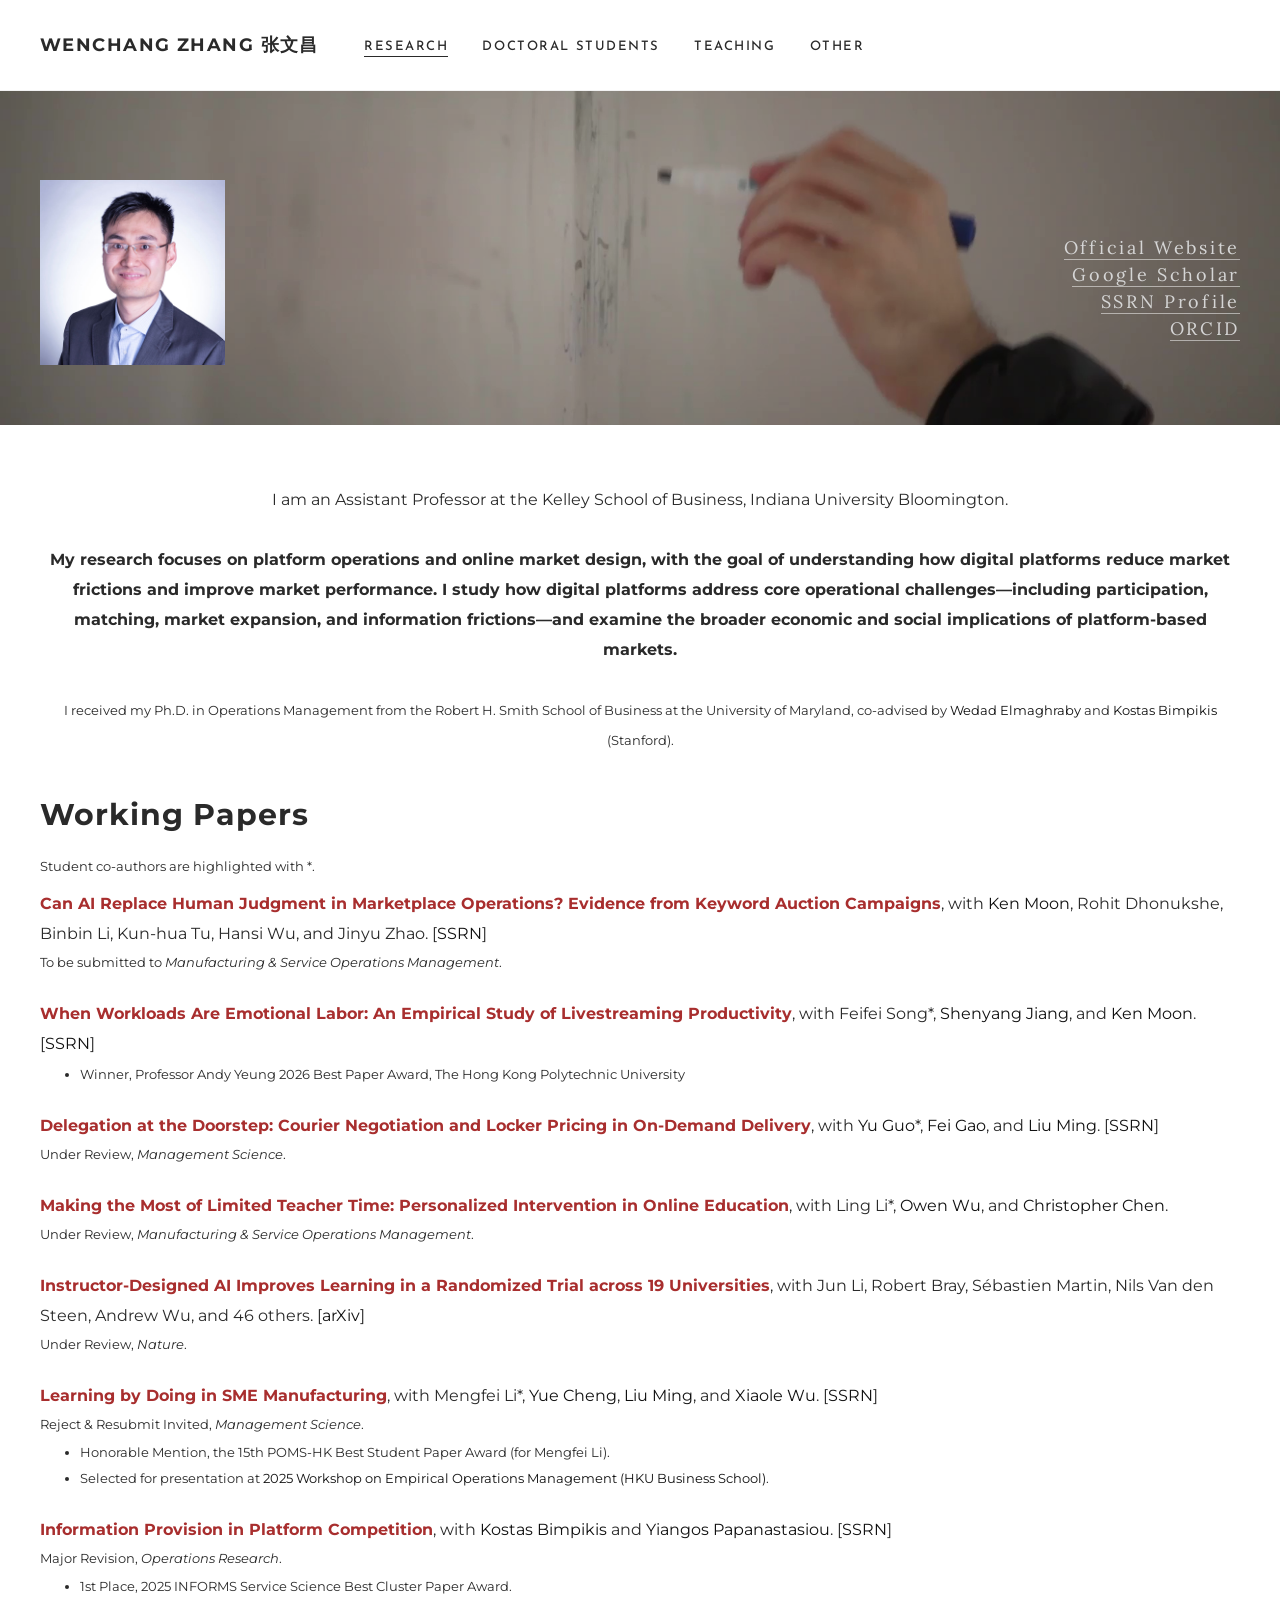
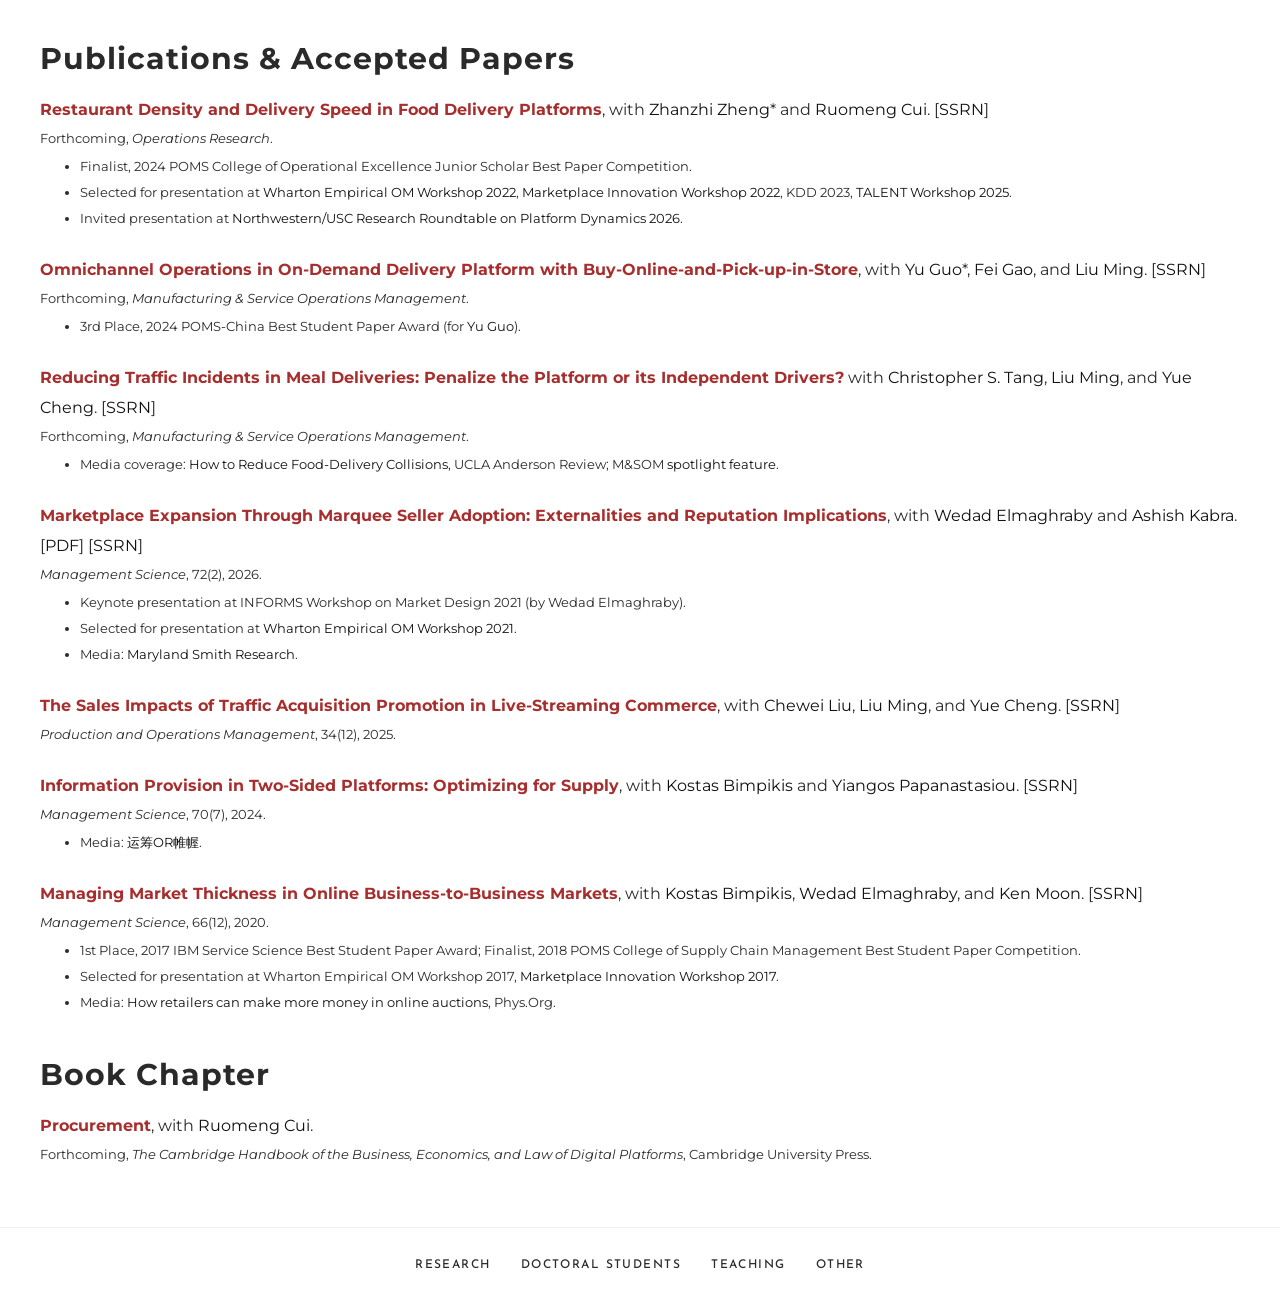
<file: index.html>
<!DOCTYPE html>
<html lang="en">
<head>
<meta charset="utf-8">
<meta name="viewport" content="width=device-width, initial-scale=1.0">
<title>Wenchang Zhang | Kelley School of Business, Indiana University</title>
<meta name="description" content="Assistant Professor at Indiana University’s Kelley School of Business. Research on platform operations, online market design, and digital marketplaces.">
<meta name="keywords" content="Wenchang Zhang, Kelley School of Business, Indiana University, platform operations, online market design, operations management">
<link rel="canonical" href="https://www.wenchangzhang.com/">

<meta property="og:type" content="website">
<meta property="og:site_name" content="Wenchang Zhang 张文昌">
<meta property="og:title" content="Wenchang Zhang — Kelley School of Business, Indiana University">
<meta property="og:description" content="Assistant Professor at Indiana University’s Kelley School of Business. Research on platform operations, online market design, and digital marketplaces.">
<meta property="og:url" content="https://www.wenchangzhang.com/">
<meta property="og:image" content="https://www.wenchangzhang.com/assets/headshot.jpg">
<meta name="twitter:card" content="summary">
<meta name="twitter:title" content="Wenchang Zhang — Kelley School of Business, Indiana University">
<meta name="twitter:description" content="Assistant Professor at Indiana University’s Kelley School of Business. Research on platform operations, online market design, and digital marketplaces.">
<meta name="twitter:image" content="https://www.wenchangzhang.com/assets/headshot.jpg">

<link rel="preconnect" href="https://fonts.googleapis.com">
<link rel="preconnect" href="https://fonts.gstatic.com" crossorigin>
<link rel="stylesheet" href="https://fonts.googleapis.com/css2?family=Josefin+Sans:wght@400;500;700&family=Lora:wght@400;500&family=Montserrat:wght@400;500;700&display=swap">
<link rel="stylesheet" href="assets/style.css?v=7a0debba">
<script type="application/ld+json">
{
  "@context": "https://schema.org",
  "@type": "Person",
  "name": "Wenchang Zhang",
  "alternateName": "张文昌",
  "url": "https://www.wenchangzhang.com/",
  "image": "https://www.wenchangzhang.com/assets/headshot.jpg",
  "jobTitle": "Assistant Professor of Operations and Decision Technologies",
  "affiliation": {
    "@type": "CollegeOrUniversity",
    "name": "Kelley School of Business, Indiana University",
    "url": "https://kelley.iu.edu/"
  },
  "alumniOf": [
    { "@type": "CollegeOrUniversity", "name": "University of Maryland, Robert H. Smith School of Business" },
    { "@type": "CollegeOrUniversity", "name": "University of California, Berkeley" },
    { "@type": "CollegeOrUniversity", "name": "Tsinghua University" }
  ],
  "knowsAbout": [
    "Platform operations", "Online market design", "Operations management",
    "Structural estimation", "Causal inference"
  ],
  "sameAs": [
    "https://scholar.google.com/citations?user=IVK3-cAAAAAJ",
    "https://orcid.org/0000-0002-1756-0747",
    "https://papers.ssrn.com/sol3/cf_dev/AbsByAuth.cfm?per_id=2790636",
    "https://kelley.iu.edu/faculty-research/faculty-directory/profile.html?id=WENCZHAN"
  ]
}
</script>
</head>
<body>

<header class="site-header">
  <div class="bar">
    <h1 class="logo"><a href="./">Wenchang Zhang 张文昌</a></h1>
    <nav aria-label="Main">
      <ul class="site-nav">
        <li><a href="./" aria-current="page">Research</a></li>
        <li><a href="students.html">Doctoral Students</a></li>
        <li><a href="teaching.html">Teaching</a></li>
        <li><a href="other.html">Other</a></li>
      </ul>
    </nav>
  </div>
</header>

<section class="hero" style="background-image:url('assets/hero-whiteboard.jpg')">
  <video autoplay loop muted playsinline poster="assets/hero-whiteboard.jpg" aria-hidden="true" tabindex="-1">
    <source src="assets/hero-whiteboard.mp4" type="video/mp4">
  </video>
  <div class="inner">
    <img src="assets/headshot.jpg" width="185" height="185" alt="Wenchang Zhang">
    <div class="profile-links">
      <a href="https://kelley.iu.edu/faculty-research/faculty-directory/profile.html?id=WENCZHAN">Official Website</a><br>
      <a href="https://scholar.google.com/citations?user=IVK3-cAAAAAJ">Google Scholar</a><br>
      <a href="https://papers.ssrn.com/sol3/cf_dev/AbsByAuth.cfm?per_id=2790636">SSRN Profile</a><br>
      <a href="https://orcid.org/0000-0002-1756-0747">ORCID</a>
    </div>
  </div>
</section>

<main class="content">
<div class="bio">
<p>I am an Assistant Professor at the Kelley School of Business, Indiana University Bloomington.</p>
<p><strong>My research focuses on platform operations and online market design, with the goal of understanding how digital platforms reduce market frictions and improve market performance. I study how digital platforms address core operational challenges—including participation, matching, market expansion, and information frictions—and examine the broader economic and social implications of platform-based markets.</strong></p>
<p>I received my Ph.D. in Operations Management from the Robert H. Smith School of Business at the University of Maryland, co-advised by <a href="https://www.rhsmith.umd.edu/directory/wedad-j-elmaghraby">Wedad Elmaghraby</a> and <a href="http://stanford.edu/~kostasb/">Kostas Bimpikis</a> (Stanford).</p>
</div>
<h2 id="working-papers">Working Papers</h2>
<div class="note">
<p>Student co-authors are highlighted with *.</p>
</div>
<div class="papers">
<ul>
<li><p><strong>Can AI Replace Human Judgment in Marketplace Operations? Evidence from Keyword Auction Campaigns</strong>, with <a href="https://business.cornell.edu/profiles/khm57/">Ken Moon</a>, Rohit Dhonukshe, Binbin Li, Kun-hua Tu, Hansi Wu, and Jinyu Zhao. [<a href="https://papers.ssrn.com/sol3/papers.cfm?abstract_id=6870063">SSRN</a>]</p>
<p>To be submitted to <em>Manufacturing &amp; Service Operations Management</em>.</p></li>
<li><p><strong>When Workloads Are Emotional Labor: An Empirical Study of Livestreaming Productivity</strong>, with Feifei Song*, <a href="https://www.polyu.edu.hk/lms/people/academic-staff/shenyang-jiang/">Shenyang Jiang</a>, and <a href="https://business.cornell.edu/profiles/khm57/">Ken Moon</a>. [<a href="https://papers.ssrn.com/sol3/papers.cfm?abstract_id=5198270">SSRN</a>]</p>
<ul>
<li>Winner, Professor Andy Yeung 2026 Best Paper Award, The Hong Kong Polytechnic University</li>
</ul></li>
<li><p><strong>Delegation at the Doorstep: Courier Negotiation and Locker Pricing in On-Demand Delivery</strong>, with <a href="https://joeyyuguo.github.io/">Yu Guo</a>*, <a href="https://sites.google.com/view/feigao/home">Fei Gao</a>, and <a href="https://myweb.cuhk.edu.cn/mingliu/Home/Index">Liu Ming</a>. [<a href="https://papers.ssrn.com/sol3/papers.cfm?abstract_id=7684620">SSRN</a>]</p>
<p>Under Review, <em>Management Science</em>.</p></li>
<li><p><strong>Making the Most of Limited Teacher Time: Personalized Intervention in Online Education</strong>, with Ling Li*, <a href="https://owenwu.pages.iu.edu/">Owen Wu</a>, and <a href="https://www.christopherjchen.com/">Christopher Chen</a>.</p>
<p>Under Review, <em>Manufacturing &amp; Service Operations Management</em>.</p></li>
<li><p><strong>Instructor-Designed AI Improves Learning in a Randomized Trial across 19 Universities</strong>, with Jun Li, Robert Bray, Sébastien Martin, Nils Van den Steen, Andrew Wu, and 46 others. [<a href="https://arxiv.org/abs/2611.19099">arXiv</a>]</p>
<p>Under Review, <em>Nature</em>.</p></li>
<li><p><strong>Learning by Doing in SME Manufacturing</strong>, with Mengfei Li*, <a href="https://en.em-lyon.com.cn/faculty/view/128">Yue Cheng</a>, <a href="https://myweb.cuhk.edu.cn/mingliu/Home/Index">Liu Ming</a>, and <a href="https://scholar.google.com/citations?user=tc1fwTEAAAAJ&amp;hl=en">Xiaole Wu</a>. [<a href="https://papers.ssrn.com/sol3/papers.cfm?abstract_id=5273302">SSRN</a>]</p>
<p>Reject &amp; Resubmit Invited, <em>Management Science</em>.</p>
<ul>
<li>Honorable Mention, the 15th POMS-HK Best Student Paper Award (for Mengfei Li).</li>
<li>Selected for presentation at <a href="https://www.hkubs.hku.hk/eventsite/AWEOM/">2025 Workshop on Empirical Operations Management (HKU Business School)</a>.</li>
</ul></li>
<li><p><strong>Information Provision in Platform Competition</strong>, with <a href="http://stanford.edu/~kostasb/">Kostas Bimpikis</a> and <a href="http://www.yiangos-papanastasiou.com/">Yiangos Papanastasiou</a>. [<a href="https://papers.ssrn.com/sol3/papers.cfm?abstract_id=5289417">SSRN</a>]</p>
<p>Major Revision, <em>Operations Research</em>.</p>
<ul>
<li>1st Place, 2025 INFORMS Service Science Best Cluster Paper Award.</li>
</ul></li>
</ul>
</div>
<h2 id="publications-accepted-papers">Publications &amp; Accepted Papers</h2>
<div class="papers">
<ul>
<li><p><strong>Restaurant Density and Delivery Speed in Food Delivery Platforms</strong>, with <a href="https://sites.google.com/view/zhanzhizheng/home">Zhanzhi Zheng</a>* and <a href="http://ruomengcui.com/">Ruomeng Cui</a>. [<a href="https://papers.ssrn.com/sol3/papers.cfm?abstract_id=4419279">SSRN</a>]</p>
<p>Forthcoming, <em>Operations Research</em>.</p>
<ul>
<li>Finalist, 2024 POMS College of Operational Excellence Junior Scholar Best Paper Competition.</li>
<li>Selected for presentation at <a href="https://www.dropbox.com/s/8o8asq0hb69v4n5/FINAL%20Workshop%20on%20Empirical%20Research%20in%20Operations%20Management%20%28Poster%20%28Portrait%29%29%20%288.5%20%C3%97%2011%20in%29%20%281%29.pdf?dl=0">Wharton Empirical OM Workshop 2022</a>, <a href="http://marketplaceinnovation.net/2022/index.html">Marketplace Innovation Workshop 2022</a>, KDD 2023, <a href="https://sites.gatech.edu/talent-2025/friday-may-30/">TALENT Workshop 2025</a>.</li>
<li>Invited presentation at <a href="https://www.dropbox.com/scl/fi/5ey740l1riwrxj7iiv9kn/platform_dynamics_2026_agenda.pdf?rlkey=rhd4g1sr3v8571lvft18p32os&amp;dl=0">Northwestern/USC Research Roundtable on Platform Dynamics 2026</a>.</li>
</ul></li>
<li><p><strong>Omnichannel Operations in On-Demand Delivery Platform with Buy-Online-and-Pick-up-in-Store</strong>, with <a href="https://joeyyuguo.github.io/">Yu Guo</a>*, <a href="https://sites.google.com/view/feigao/home">Fei Gao</a>, and <a href="https://myweb.cuhk.edu.cn/mingliu/Home/Index">Liu Ming</a>. [<a href="https://papers.ssrn.com/sol3/papers.cfm?abstract_id=4862038">SSRN</a>]</p>
<p>Forthcoming, <em>Manufacturing &amp; Service Operations Management</em>.</p>
<ul>
<li>3rd Place, 2024 POMS-China Best Student Paper Award (for <a href="https://joeyyuguo.github.io/">Yu Guo</a>).</li>
</ul></li>
<li><p><strong>Reducing Traffic Incidents in Meal Deliveries: Penalize the Platform or its Independent Drivers?</strong> with <a href="https://www.anderson.ucla.edu/faculty-and-research/decisions-operations-and-technology-management/faculty/tang">Christopher S. Tang</a>, <a href="https://myweb.cuhk.edu.cn/mingliu/Home/Index">Liu Ming</a>, and <a href="https://en.em-lyon.com.cn/faculty/view/128">Yue Cheng</a>. [<a href="https://papers.ssrn.com/sol3/papers.cfm?abstract_id=4231746">SSRN</a>]</p>
<p>Forthcoming, <em>Manufacturing &amp; Service Operations Management</em>.</p>
<ul>
<li>Media coverage: <a href="https://anderson-review.ucla.edu/how-to-reduce-food-delivery-collisions/">How to Reduce Food-Delivery Collisions</a>, UCLA Anderson Review; M&amp;SOM <a href="https://www.linkedin.com/pulse/reducing-traffic-incidents-meal-deliveries-f3xlc/">spotlight feature</a>.</li>
</ul></li>
<li><p><strong>Marketplace Expansion Through Marquee Seller Adoption: Externalities and Reputation Implications</strong>, with <a href="https://www.rhsmith.umd.edu/directory/wedad-j-elmaghraby">Wedad Elmaghraby</a> and <a href="https://sites.google.com/view/ashishkabra">Ashish Kabra</a>. [<a href="https://www.dropbox.com/scl/fi/i8sspmrgmztwrk2ou8yup/MarketExpansion_final-manuscript.pdf?rlkey=0mb2o7644myd3b9msk8ytqow4&amp;dl=0">PDF</a>] [<a href="https://papers.ssrn.com/sol3/papers.cfm?abstract_id=3925847">SSRN</a>]</p>
<p><em>Management Science</em>, 72(2), 2026.</p>
<ul>
<li>Keynote presentation at INFORMS Workshop on Market Design 2021 (by Wedad Elmaghraby).</li>
<li>Selected for presentation at <a href="https://www.dropbox.com/s/gpgtdzsgcf894w8/EMPOM%20Agenda%202021.pdf?dl=0">Wharton Empirical OM Workshop 2021</a>.</li>
<li>Media: <a href="https://www.rhsmith.umd.edu/research/online-marketplaces-beyond-number-buyers-and-sellers">Maryland Smith Research</a>.</li>
</ul></li>
<li><p><strong>The Sales Impacts of Traffic Acquisition Promotion in Live-Streaming Commerce</strong>, with <a href="https://sites.google.com/view/cwliu">Chewei Liu</a>, <a href="https://myweb.cuhk.edu.cn/mingliu/Home/Index">Liu Ming</a>, and <a href="https://en.em-lyon.com.cn/faculty/view/128">Yue Cheng</a>. [<a href="https://papers.ssrn.com/sol3/papers.cfm?abstract_id=4083469">SSRN</a>]</p>
<p><em>Production and Operations Management</em>, 34(12), 2025.</p></li>
<li><p><strong>Information Provision in Two-Sided Platforms: Optimizing for Supply</strong>, with <a href="http://stanford.edu/~kostasb/">Kostas Bimpikis</a> and <a href="http://www.yiangos-papanastasiou.com/">Yiangos Papanastasiou</a>. [<a href="https://papers.ssrn.com/sol3/papers.cfm?abstract_id=3617351">SSRN</a>]</p>
<p><em>Management Science</em>, 70(7), 2024.</p>
<ul>
<li>Media: <a href="https://mp.weixin.qq.com/s/nLUKDXh2N-z1PhTWOdHLZQ">运筹OR帷幄</a>.</li>
</ul></li>
<li><p><strong>Managing Market Thickness in Online Business-to-Business Markets</strong>, with <a href="http://stanford.edu/~kostasb/">Kostas Bimpikis</a>, <a href="https://www.rhsmith.umd.edu/directory/wedad-j-elmaghraby">Wedad Elmaghraby</a>, and <a href="https://business.cornell.edu/profiles/khm57/">Ken Moon</a>. [<a href="https://papers.ssrn.com/sol3/papers.cfm?abstract_id=3442379">SSRN</a>]</p>
<p><em>Management Science</em>, 66(12), 2020.</p>
<ul>
<li>1st Place, 2017 IBM Service Science Best Student Paper Award; Finalist, 2018 POMS College of Supply Chain Management Best Student Paper Competition.</li>
<li>Selected for presentation at Wharton Empirical OM Workshop 2017, <a href="http://marketplaceinnovation.net/2017/accepted.html">Marketplace Innovation Workshop 2017</a>.</li>
<li>Media: <a href="https://phys.org/news/2020-01-retailers-money-online-auctions.html">How retailers can make more money in online auctions</a>, Phys.Org.</li>
</ul></li>
</ul>
</div>
<h2 id="book-chapter">Book Chapter</h2>
<div class="papers">
<ul>
<li><p><strong>Procurement</strong>, with <a href="http://ruomengcui.com/">Ruomeng Cui</a>.</p>
<p>Forthcoming, <em>The Cambridge Handbook of the Business, Economics, and Law of Digital Platforms</em>, Cambridge University Press.</p></li>
</ul>
</div>
</main>

<footer class="site-footer">
  <ul>
    <li><a href="./">Research</a></li>
    <li><a href="students.html">Doctoral Students</a></li>
    <li><a href="teaching.html">Teaching</a></li>
    <li><a href="other.html">Other</a></li>
  </ul>
</footer>
</body>
</html>
</file>
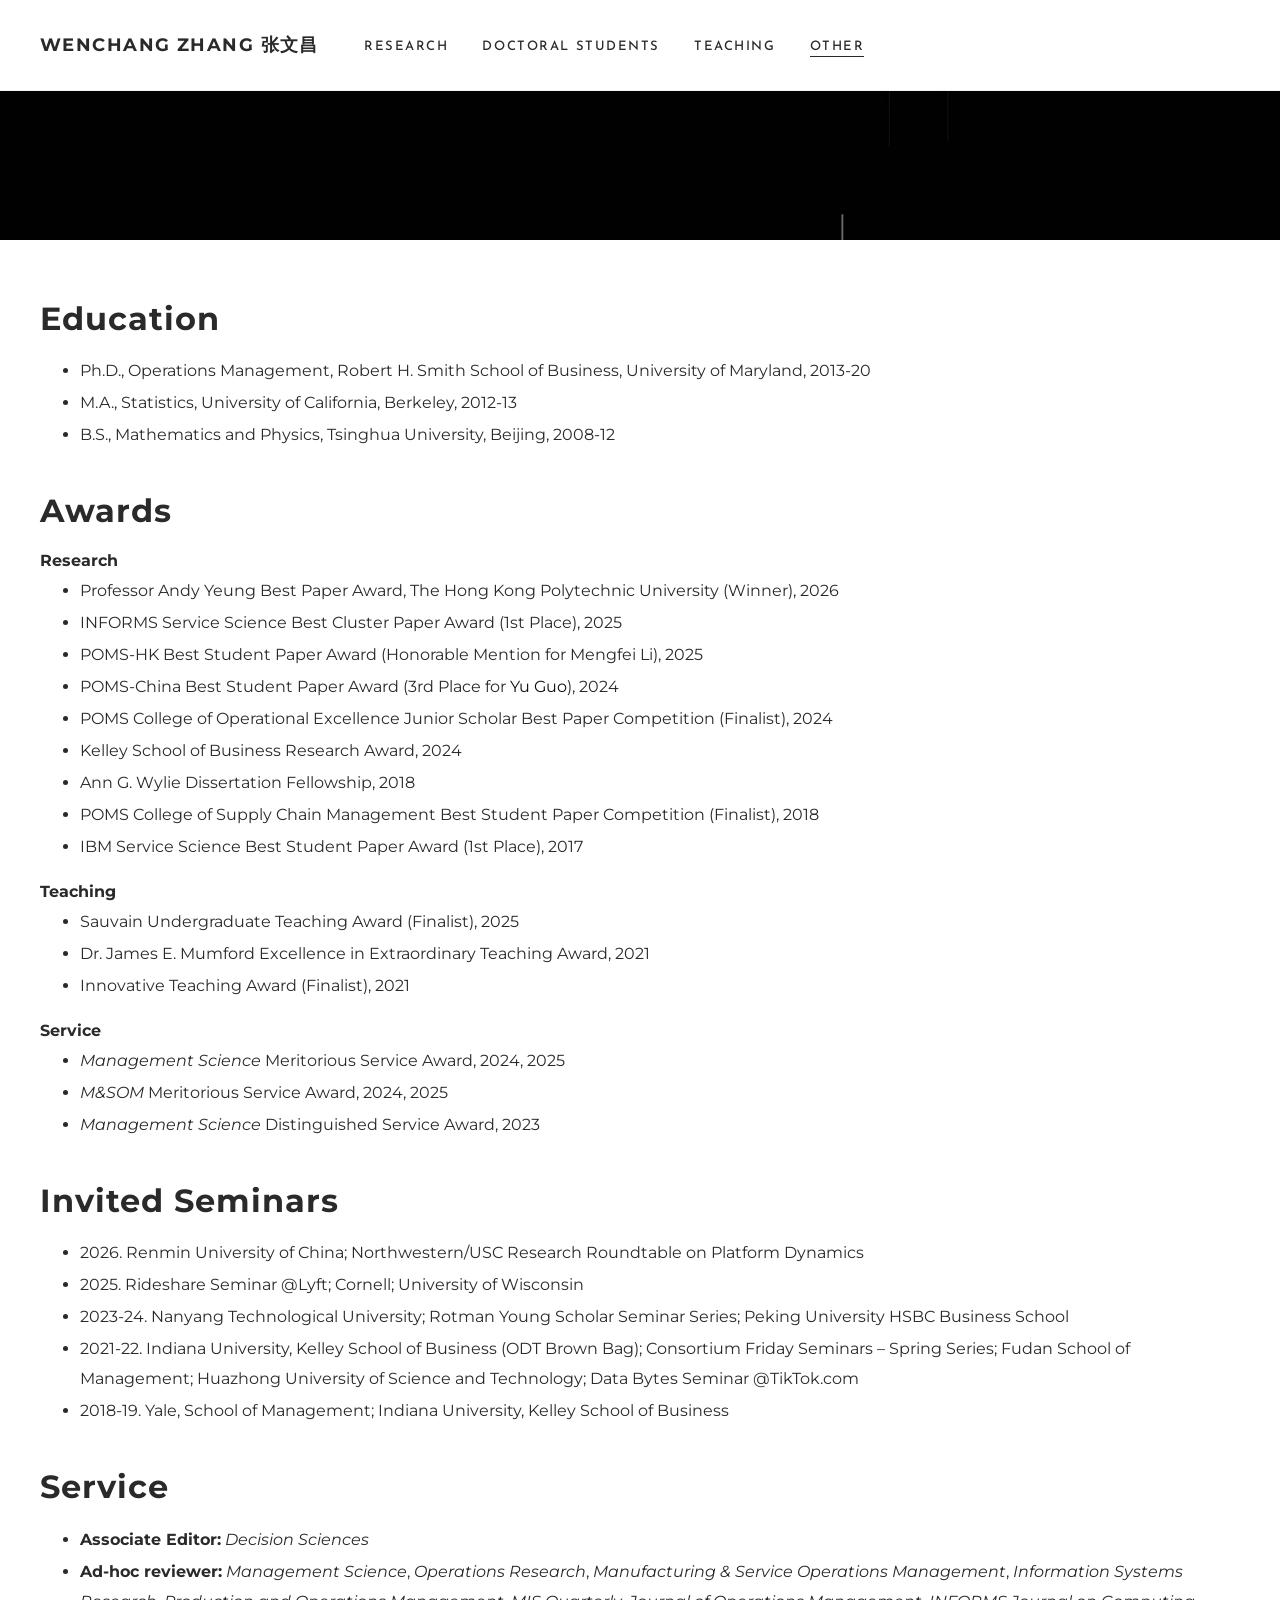
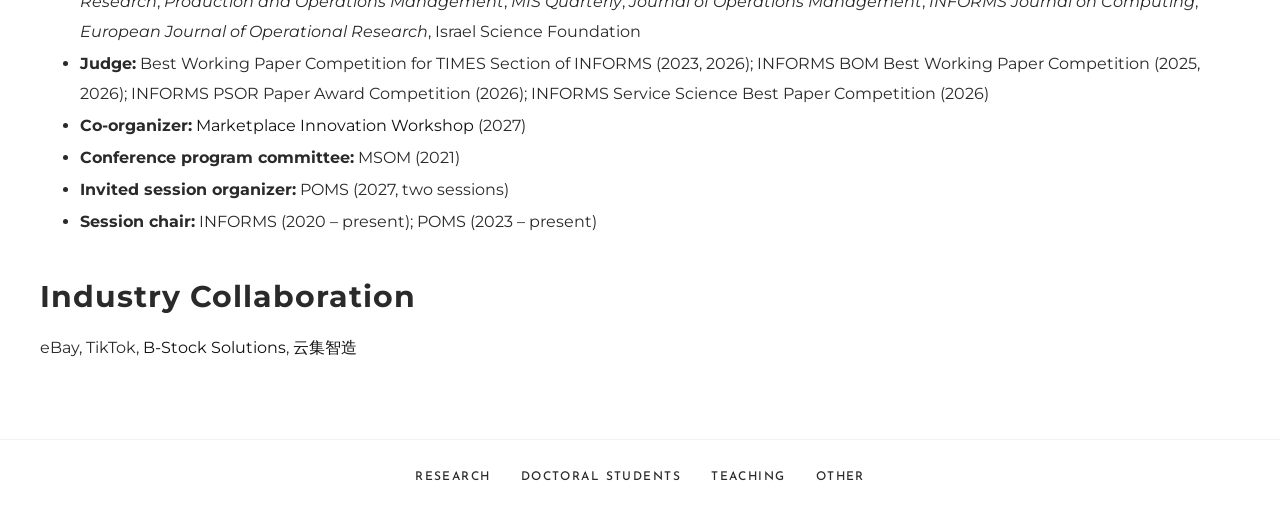
<file: other.html>
<!DOCTYPE html>
<html lang="en">
<head>
<meta charset="utf-8">
<meta name="viewport" content="width=device-width, initial-scale=1.0">
<title>Awards, Service &amp; CV — Wenchang Zhang</title>
<meta name="description" content="Education, awards, invited seminars, editorial service, and industry collaborations of Wenchang Zhang, Kelley School of Business, Indiana University.">
<meta name="keywords" content="Wenchang Zhang CV, awards, invited seminars, Decision Sciences associate editor">
<link rel="canonical" href="https://www.wenchangzhang.com/other.html">

<meta property="og:type" content="website">
<meta property="og:site_name" content="Wenchang Zhang 张文昌">
<meta property="og:title" content="Awards, Service &amp; CV — Wenchang Zhang">
<meta property="og:description" content="Education, awards, invited seminars, editorial service, and industry collaborations of Wenchang Zhang, Kelley School of Business, Indiana University.">
<meta property="og:url" content="https://www.wenchangzhang.com/other.html">
<meta property="og:image" content="https://www.wenchangzhang.com/assets/headshot.jpg">
<meta name="twitter:card" content="summary">
<meta name="twitter:title" content="Awards, Service &amp; CV — Wenchang Zhang">
<meta name="twitter:description" content="Education, awards, invited seminars, editorial service, and industry collaborations of Wenchang Zhang, Kelley School of Business, Indiana University.">
<meta name="twitter:image" content="https://www.wenchangzhang.com/assets/headshot.jpg">

<link rel="preconnect" href="https://fonts.googleapis.com">
<link rel="preconnect" href="https://fonts.gstatic.com" crossorigin>
<link rel="stylesheet" href="https://fonts.googleapis.com/css2?family=Josefin+Sans:wght@400;500;700&family=Lora:wght@400;500&family=Montserrat:wght@400;500;700&display=swap">
<link rel="stylesheet" href="assets/style.css?v=7a0debba">
</head>
<body>

<header class="site-header">
  <div class="bar">
    <h1 class="logo"><a href="./">Wenchang Zhang 张文昌</a></h1>
    <nav aria-label="Main">
      <ul class="site-nav">
        <li><a href="./">Research</a></li>
        <li><a href="students.html">Doctoral Students</a></li>
        <li><a href="teaching.html">Teaching</a></li>
        <li><a href="other.html" aria-current="page">Other</a></li>
      </ul>
    </nav>
  </div>
</header>

<section class="hero" style="background-image:url('assets/hero-lines.jpg')">
  <video autoplay loop muted playsinline poster="assets/hero-lines.jpg" aria-hidden="true" tabindex="-1">
    <source src="assets/hero-lines.mp4" type="video/mp4">
  </video>
  <div class="inner">
  </div>
</section>

<main class="content big-headings">
<h2 id="education">Education</h2>
<ul>
<li>Ph.D., Operations Management, Robert H. Smith School of Business, University of Maryland, 2013-20</li>
<li>M.A., Statistics, University of California, Berkeley, 2012-13</li>
<li>B.S., Mathematics and Physics, Tsinghua University, Beijing, 2008-12</li>
</ul>
<h2 id="awards">Awards</h2>
<h3 id="research">Research</h3>
<ul>
<li>Professor Andy Yeung Best Paper Award, The Hong Kong Polytechnic University (Winner), 2026</li>
<li>INFORMS Service Science Best Cluster Paper Award (1st Place), 2025</li>
<li>POMS-HK Best Student Paper Award (Honorable Mention for Mengfei Li), 2025</li>
<li>POMS-China Best Student Paper Award (3rd Place for <a href="https://joeyyuguo.github.io/">Yu Guo</a>), 2024</li>
<li>POMS College of Operational Excellence Junior Scholar Best Paper Competition (Finalist), 2024</li>
<li>Kelley School of Business Research Award, 2024</li>
<li>Ann G. Wylie Dissertation Fellowship, 2018</li>
<li>POMS College of Supply Chain Management Best Student Paper Competition (Finalist), 2018</li>
<li>IBM Service Science Best Student Paper Award (1st Place), 2017</li>
</ul>
<h3 id="teaching">Teaching</h3>
<ul>
<li>Sauvain Undergraduate Teaching Award (Finalist), 2025</li>
<li>Dr. James E. Mumford Excellence in Extraordinary Teaching Award, 2021</li>
<li>Innovative Teaching Award (Finalist), 2021</li>
</ul>
<h3 id="service">Service</h3>
<ul>
<li><em>Management Science</em> Meritorious Service Award, 2024, 2025</li>
<li><em>M&amp;SOM</em> Meritorious Service Award, 2024, 2025</li>
<li><em>Management Science</em> Distinguished Service Award, 2023</li>
</ul>
<h2 id="invited-seminars">Invited Seminars</h2>
<ul>
<li>2026. Renmin University of China; Northwestern/USC Research Roundtable on Platform Dynamics</li>
<li>2025. Rideshare Seminar <span class="citation" data-cites="Lyft">@Lyft</span>; Cornell; University of Wisconsin</li>
<li>2023-24. Nanyang Technological University; Rotman Young Scholar Seminar Series; Peking University HSBC Business School</li>
<li>2021-22. Indiana University, Kelley School of Business (ODT Brown Bag); Consortium Friday Seminars – Spring Series; Fudan School of Management; Huazhong University of Science and Technology; Data Bytes Seminar <span class="citation" data-cites="TikTok.com">@TikTok.com</span></li>
<li>2018-19. Yale, School of Management; Indiana University, Kelley School of Business</li>
</ul>
<h2 id="service-1">Service</h2>
<ul>
<li><strong>Associate Editor:</strong> <em>Decision Sciences</em></li>
<li><strong>Ad-hoc reviewer:</strong> <em>Management Science</em>, <em>Operations Research</em>, <em>Manufacturing &amp; Service Operations Management</em>, <em>Information Systems Research</em>, <em>Production and Operations Management</em>, <em>MIS Quarterly</em>, <em>Journal of Operations Management</em>, <em>INFORMS Journal on Computing</em>, <em>European Journal of Operational Research</em>, Israel Science Foundation</li>
<li><strong>Judge:</strong> Best Working Paper Competition for TIMES Section of INFORMS (2023, 2026); INFORMS BOM Best Working Paper Competition (2025, 2026); INFORMS PSOR Paper Award Competition (2026); INFORMS Service Science Best Paper Competition (2026)</li>
<li><strong>Co-organizer:</strong> <a href="https://marketplaceinnovation.net/">Marketplace Innovation Workshop</a> (2027)</li>
<li><strong>Conference program committee:</strong> MSOM (2021)</li>
<li><strong>Invited session organizer:</strong> POMS (2027, two sessions)</li>
<li><strong>Session chair:</strong> INFORMS (2020 – present); POMS (2023 – present)</li>
</ul>
<h2 class="small-heading" id="industry-collaboration">Industry Collaboration</h2>
<p>eBay, TikTok, <a href="https://bstock.com/">B-Stock Solutions</a>, <a href="http://www.yunji2025.com/">云集智造</a></p>
</main>

<footer class="site-footer">
  <ul>
    <li><a href="./">Research</a></li>
    <li><a href="students.html">Doctoral Students</a></li>
    <li><a href="teaching.html">Teaching</a></li>
    <li><a href="other.html">Other</a></li>
  </ul>
</footer>
</body>
</html>
</file>
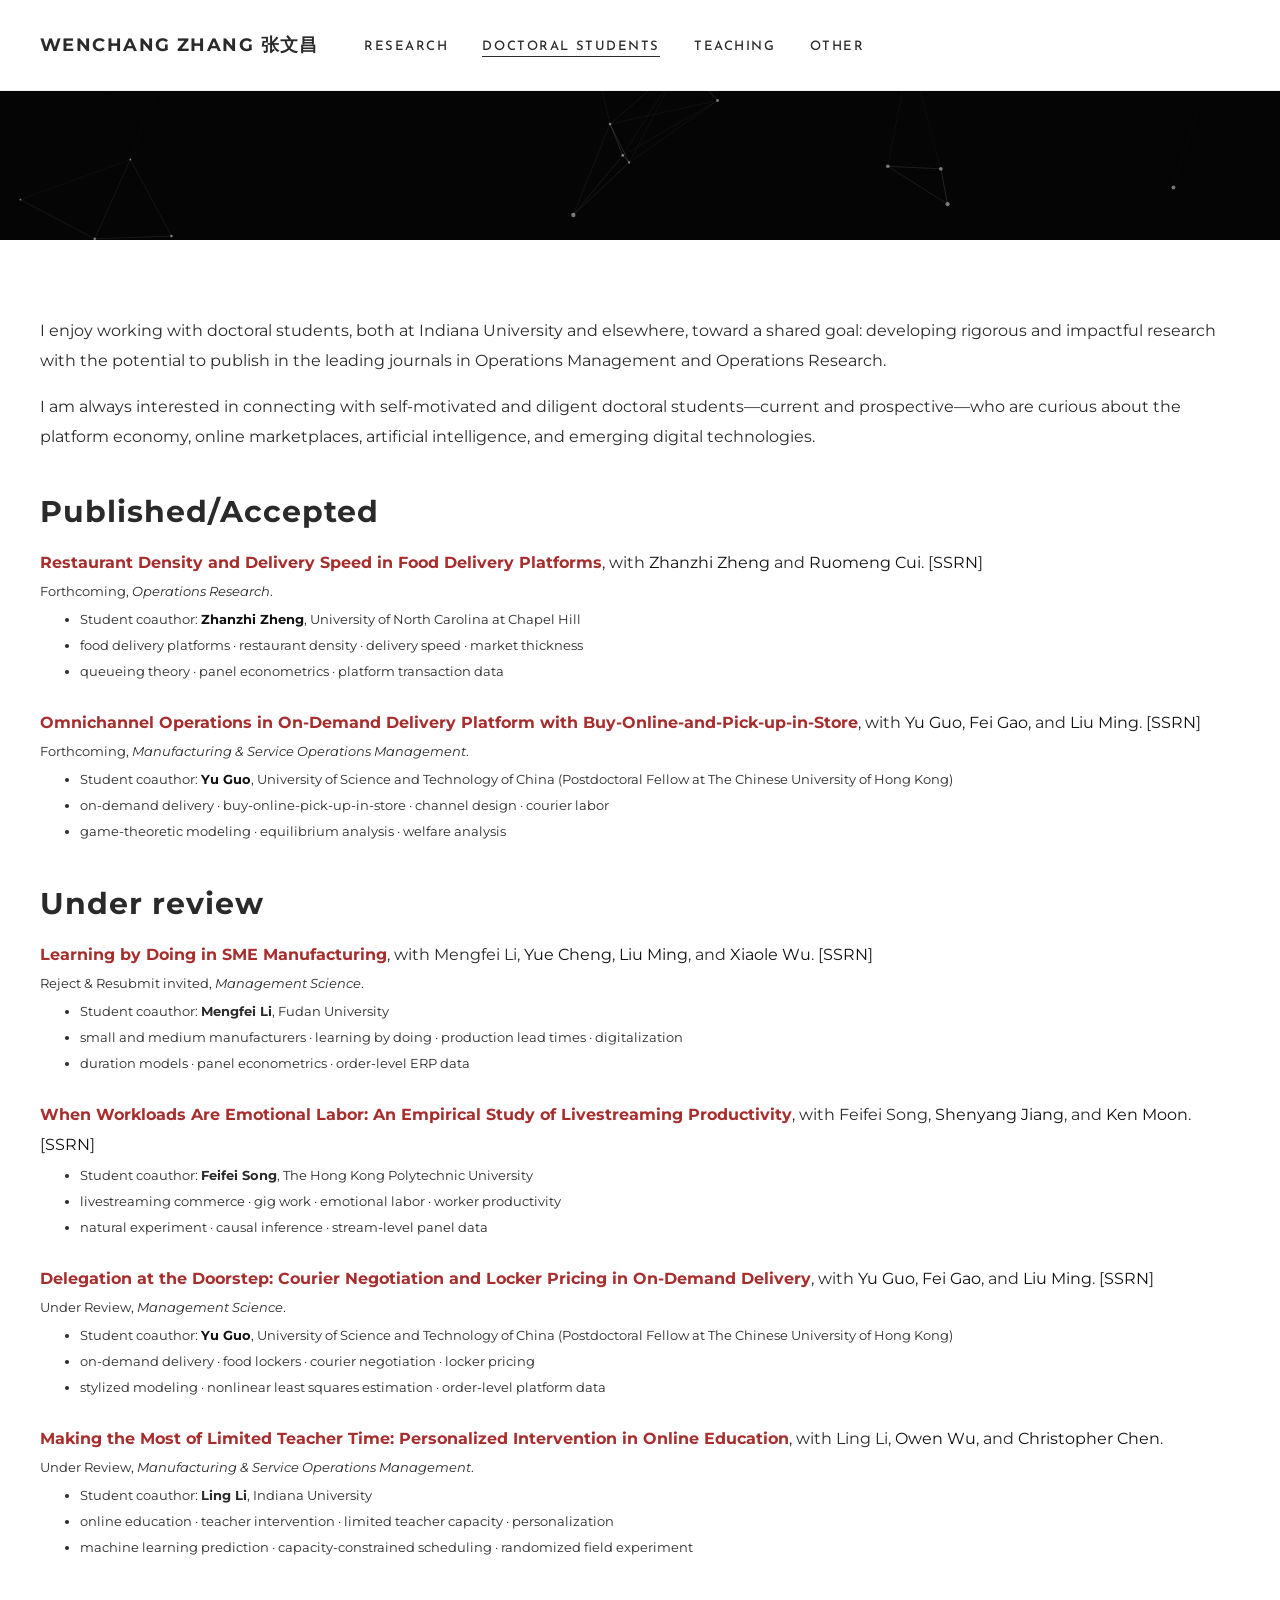
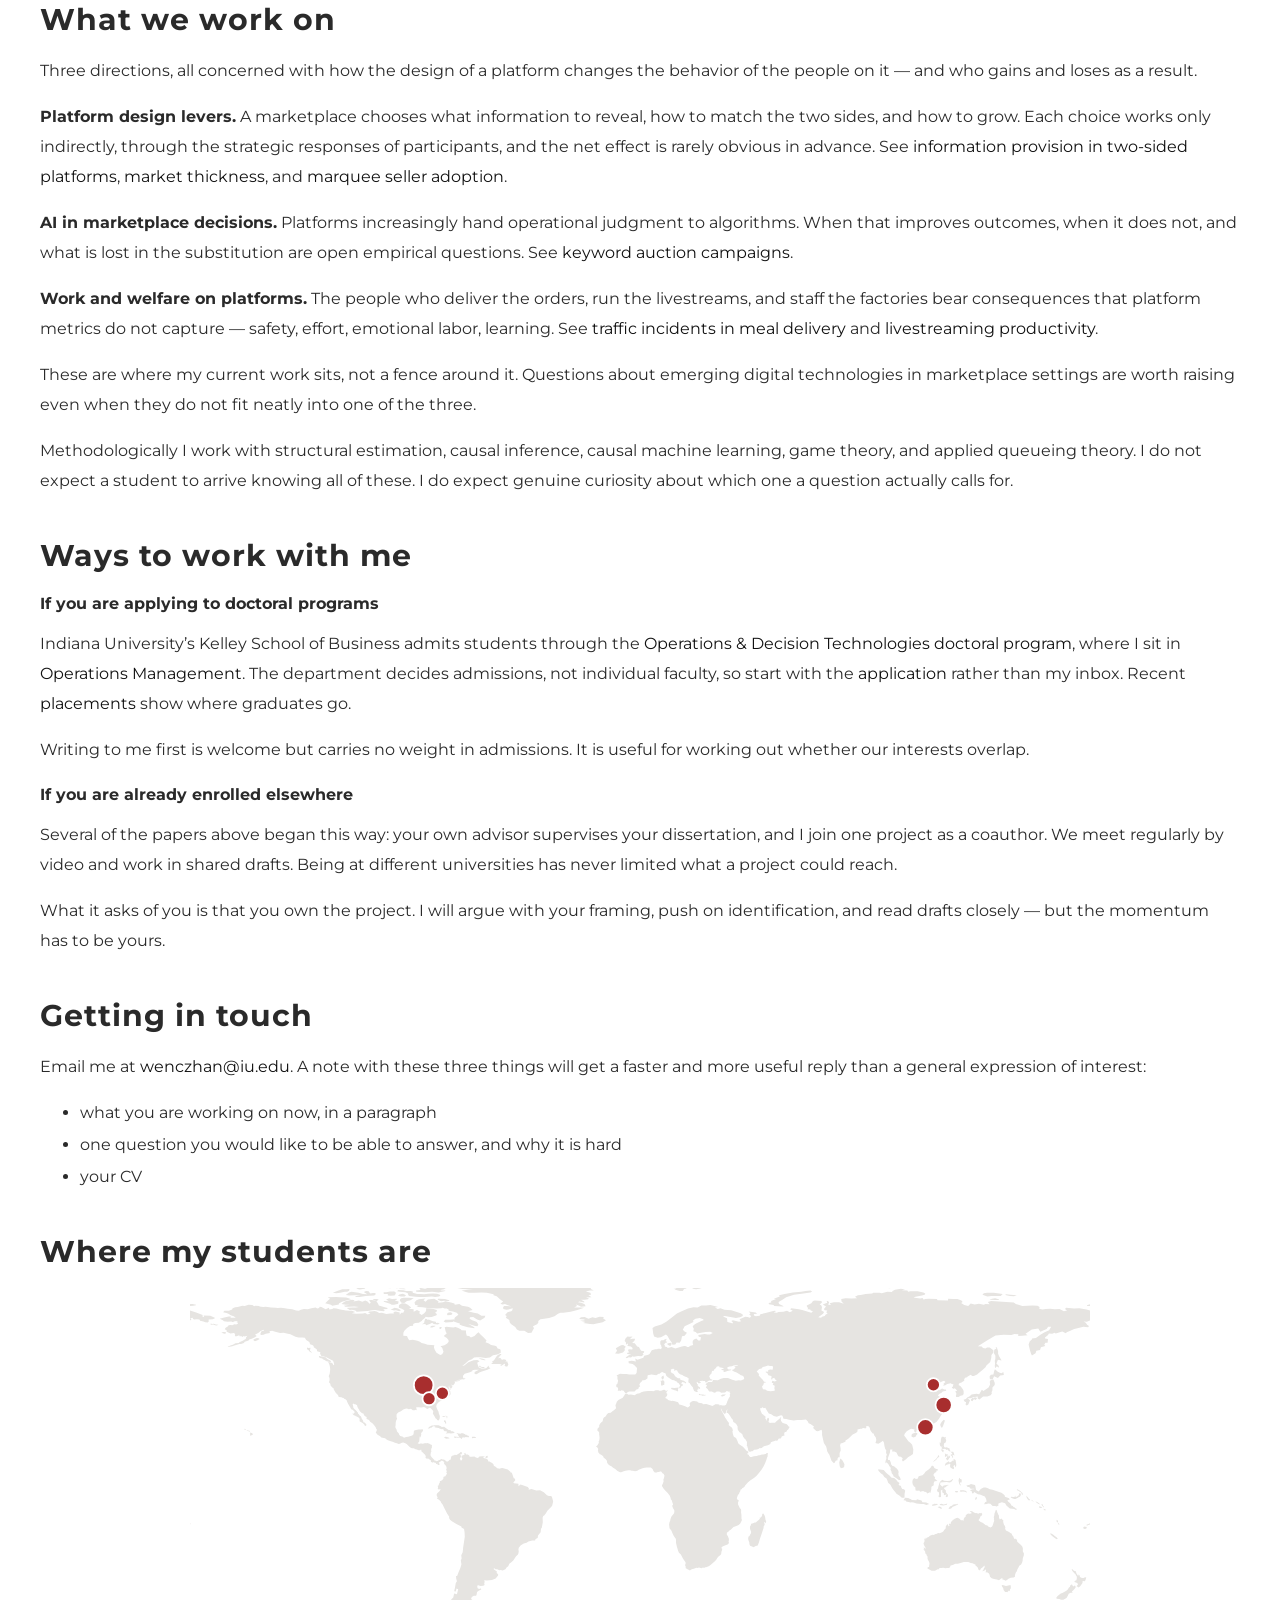
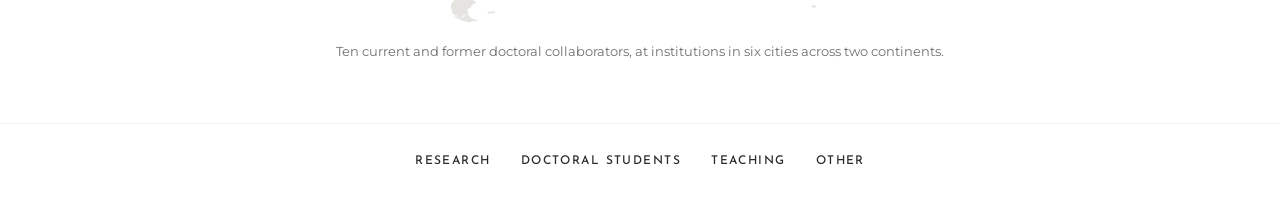
<file: students.html>
<!DOCTYPE html>
<html lang="en">
<head>
<meta charset="utf-8">
<meta name="viewport" content="width=device-width, initial-scale=1.0">
<title>Doctoral Students — Wenchang Zhang</title>
<meta name="description" content="Working with doctoral students at Indiana and elsewhere on the platform economy, online marketplaces, AI, and emerging digital technologies.">
<meta name="keywords" content="doctoral students platform economy, online marketplaces, AI research, operations management PhD, Indiana Kelley ODT">
<link rel="canonical" href="https://www.wenchangzhang.com/students.html">

<meta property="og:type" content="website">
<meta property="og:site_name" content="Wenchang Zhang 张文昌">
<meta property="og:title" content="Doctoral Students — Wenchang Zhang">
<meta property="og:description" content="Working with doctoral students at Indiana and elsewhere on the platform economy, online marketplaces, AI, and emerging digital technologies.">
<meta property="og:url" content="https://www.wenchangzhang.com/students.html">
<meta property="og:image" content="https://www.wenchangzhang.com/assets/headshot.jpg">
<meta name="twitter:card" content="summary">
<meta name="twitter:title" content="Doctoral Students — Wenchang Zhang">
<meta name="twitter:description" content="Working with doctoral students at Indiana and elsewhere on the platform economy, online marketplaces, AI, and emerging digital technologies.">
<meta name="twitter:image" content="https://www.wenchangzhang.com/assets/headshot.jpg">

<link rel="preconnect" href="https://fonts.googleapis.com">
<link rel="preconnect" href="https://fonts.gstatic.com" crossorigin>
<link rel="stylesheet" href="https://fonts.googleapis.com/css2?family=Josefin+Sans:wght@400;500;700&family=Lora:wght@400;500&family=Montserrat:wght@400;500;700&display=swap">
<link rel="stylesheet" href="assets/style.css?v=7a0debba">
</head>
<body>

<header class="site-header">
  <div class="bar">
    <h1 class="logo"><a href="./">Wenchang Zhang 张文昌</a></h1>
    <nav aria-label="Main">
      <ul class="site-nav">
        <li><a href="./">Research</a></li>
        <li><a href="students.html" aria-current="page">Doctoral Students</a></li>
        <li><a href="teaching.html">Teaching</a></li>
        <li><a href="other.html">Other</a></li>
      </ul>
    </nav>
  </div>
</header>

<section class="hero hero-generated">
  <canvas class="hero-canvas" aria-hidden="true"></canvas>
  <div class="inner">
  </div>
</section>

<main class="content">
<p>I enjoy working with doctoral students, both at Indiana University and elsewhere, toward a shared goal: developing rigorous and impactful research with the potential to publish in the leading journals in Operations Management and Operations Research.</p>
<p>I am always interested in connecting with self-motivated and diligent doctoral students—current and prospective—who are curious about the platform economy, online marketplaces, artificial intelligence, and emerging digital technologies.</p>
<h2 id="publishedaccepted">Published/Accepted</h2>
<div class="papers">
<ul>
<li><p><strong>Restaurant Density and Delivery Speed in Food Delivery Platforms</strong>, with <a href="https://sites.google.com/view/zhanzhizheng/home">Zhanzhi Zheng</a> and <a href="http://ruomengcui.com/">Ruomeng Cui</a>. [<a href="https://papers.ssrn.com/sol3/papers.cfm?abstract_id=4419279">SSRN</a>]</p>
<p>Forthcoming, <em>Operations Research</em>.</p>
<ul>
<li>Student coauthor: <a href="https://sites.google.com/view/zhanzhizheng/home"><strong>Zhanzhi Zheng</strong></a>, University of North Carolina at Chapel Hill</li>
<li>food delivery platforms · restaurant density · delivery speed · market thickness</li>
<li>queueing theory · panel econometrics · platform transaction data</li>
</ul></li>
<li><p><strong>Omnichannel Operations in On-Demand Delivery Platform with Buy-Online-and-Pick-up-in-Store</strong>, with <a href="https://joeyyuguo.github.io/">Yu Guo</a>, <a href="https://sites.google.com/view/feigao/home">Fei Gao</a>, and <a href="https://myweb.cuhk.edu.cn/mingliu/Home/Index">Liu Ming</a>. [<a href="https://papers.ssrn.com/sol3/papers.cfm?abstract_id=4862038">SSRN</a>]</p>
<p>Forthcoming, <em>Manufacturing &amp; Service Operations Management</em>.</p>
<ul>
<li>Student coauthor: <a href="https://joeyyuguo.github.io/"><strong>Yu Guo</strong></a>, University of Science and Technology of China (Postdoctoral Fellow at The Chinese University of Hong Kong)</li>
<li>on-demand delivery · buy-online-pick-up-in-store · channel design · courier labor</li>
<li>game-theoretic modeling · equilibrium analysis · welfare analysis</li>
</ul></li>
</ul>
</div>
<h2 id="under-review">Under review</h2>
<div class="papers">
<ul>
<li><p><strong>Learning by Doing in SME Manufacturing</strong>, with Mengfei Li, <a href="https://en.em-lyon.com.cn/faculty/view/128">Yue Cheng</a>, <a href="https://myweb.cuhk.edu.cn/mingliu/Home/Index">Liu Ming</a>, and <a href="https://scholar.google.com/citations?user=tc1fwTEAAAAJ&amp;hl=en">Xiaole Wu</a>. [<a href="https://papers.ssrn.com/sol3/papers.cfm?abstract_id=5273302">SSRN</a>]</p>
<p>Reject &amp; Resubmit invited, <em>Management Science</em>.</p>
<ul>
<li>Student coauthor: <strong>Mengfei Li</strong>, Fudan University</li>
<li>small and medium manufacturers · learning by doing · production lead times · digitalization</li>
<li>duration models · panel econometrics · order-level ERP data</li>
</ul></li>
<li><p><strong>When Workloads Are Emotional Labor: An Empirical Study of Livestreaming Productivity</strong>, with Feifei Song, <a href="https://www.polyu.edu.hk/lms/people/academic-staff/shenyang-jiang/">Shenyang Jiang</a>, and <a href="https://business.cornell.edu/profiles/khm57/">Ken Moon</a>. [<a href="https://papers.ssrn.com/sol3/papers.cfm?abstract_id=5198270">SSRN</a>]</p>
<ul>
<li>Student coauthor: <strong>Feifei Song</strong>, The Hong Kong Polytechnic University</li>
<li>livestreaming commerce · gig work · emotional labor · worker productivity</li>
<li>natural experiment · causal inference · stream-level panel data</li>
</ul></li>
<li><p><strong>Delegation at the Doorstep: Courier Negotiation and Locker Pricing in On-Demand Delivery</strong>, with <a href="https://joeyyuguo.github.io/">Yu Guo</a>, <a href="https://sites.google.com/view/feigao/home">Fei Gao</a>, and <a href="https://myweb.cuhk.edu.cn/mingliu/Home/Index">Liu Ming</a>. [<a href="https://papers.ssrn.com/sol3/papers.cfm?abstract_id=7684620">SSRN</a>]</p>
<p>Under Review, <em>Management Science</em>.</p>
<ul>
<li>Student coauthor: <a href="https://joeyyuguo.github.io/"><strong>Yu Guo</strong></a>, University of Science and Technology of China (Postdoctoral Fellow at The Chinese University of Hong Kong)</li>
<li>on-demand delivery · food lockers · courier negotiation · locker pricing</li>
<li>stylized modeling · nonlinear least squares estimation · order-level platform data</li>
</ul></li>
<li><p><strong>Making the Most of Limited Teacher Time: Personalized Intervention in Online Education</strong>, with Ling Li, <a href="https://owenwu.pages.iu.edu/">Owen Wu</a>, and <a href="https://www.christopherjchen.com/">Christopher Chen</a>.</p>
<p>Under Review, <em>Manufacturing &amp; Service Operations Management</em>.</p>
<ul>
<li>Student coauthor: <strong>Ling Li</strong>, Indiana University</li>
<li>online education · teacher intervention · limited teacher capacity · personalization</li>
<li>machine learning prediction · capacity-constrained scheduling · randomized field experiment</li>
</ul></li>
</ul>
</div>
<h2 id="what-we-work-on">What we work on</h2>
<p>Three directions, all concerned with how the design of a platform changes the behavior of the people on it — and who gains and loses as a result.</p>
<p><strong>Platform design levers.</strong> A marketplace chooses what information to reveal, how to match the two sides, and how to grow. Each choice works only indirectly, through the strategic responses of participants, and the net effect is rarely obvious in advance. See <a href="https://papers.ssrn.com/sol3/papers.cfm?abstract_id=3617351">information provision in two-sided platforms</a>, <a href="https://papers.ssrn.com/sol3/papers.cfm?abstract_id=3442379">market thickness</a>, and <a href="https://papers.ssrn.com/sol3/papers.cfm?abstract_id=3925847">marquee seller adoption</a>.</p>
<p><strong>AI in marketplace decisions.</strong> Platforms increasingly hand operational judgment to algorithms. When that improves outcomes, when it does not, and what is lost in the substitution are open empirical questions. See <a href="https://papers.ssrn.com/sol3/papers.cfm?abstract_id=6870063">keyword auction campaigns</a>.</p>
<p><strong>Work and welfare on platforms.</strong> The people who deliver the orders, run the livestreams, and staff the factories bear consequences that platform metrics do not capture — safety, effort, emotional labor, learning. See <a href="https://papers.ssrn.com/sol3/papers.cfm?abstract_id=4231746">traffic incidents in meal delivery</a> and <a href="https://papers.ssrn.com/sol3/papers.cfm?abstract_id=5198270">livestreaming productivity</a>.</p>
<p>These are where my current work sits, not a fence around it. Questions about emerging digital technologies in marketplace settings are worth raising even when they do not fit neatly into one of the three.</p>
<p>Methodologically I work with structural estimation, causal inference, causal machine learning, game theory, and applied queueing theory. I do not expect a student to arrive knowing all of these. I do expect genuine curiosity about which one a question actually calls for.</p>
<h2 id="ways-to-work-with-me">Ways to work with me</h2>
<h3 id="if-you-are-applying-to-doctoral-programs">If you are applying to doctoral programs</h3>
<p>Indiana University’s Kelley School of Business admits students through the <a href="https://kelley.iu.edu/faculty-research/departments/operations-decision-technologies/phd/index.html">Operations &amp; Decision Technologies doctoral program</a>, where I sit in <a href="https://kelley.iu.edu/faculty-research/departments/operations-decision-technologies/phd/operations-management.html">Operations Management</a>. The department decides admissions, not individual faculty, so start with the <a href="https://kelley.iu.edu/programs/phd/admissions/how-apply/index.html">application</a> rather than my inbox. Recent <a href="https://kelley.iu.edu/faculty-research/departments/operations-decision-technologies/phd/placements.html">placements</a> show where graduates go.</p>
<p>Writing to me first is welcome but carries no weight in admissions. It is useful for working out whether our interests overlap.</p>
<h3 id="if-you-are-already-enrolled-elsewhere">If you are already enrolled elsewhere</h3>
<p>Several of the papers above began this way: your own advisor supervises your dissertation, and I join one project as a coauthor. We meet regularly by video and work in shared drafts. Being at different universities has never limited what a project could reach.</p>
<p>What it asks of you is that you own the project. I will argue with your framing, push on identification, and read drafts closely — but the momentum has to be yours.</p>
<h2 id="getting-in-touch">Getting in touch</h2>
<p>Email me at <a href="mailto:wenczhan@iu.edu">wenczhan@iu.edu</a>. A note with these three things will get a faster and more useful reply than a general expression of interest:</p>
<ul>
<li>what you are working on now, in a paragraph</li>
<li>one question you would like to be able to answer, and why it is hard</li>
<li>your CV</li>
</ul>
<h2 id="where-my-students-are">Where my students are</h2>
<p><img src="assets/collaborators-map.svg" title="Cities where Wenchang Zhang&#39;s doctoral collaborators are based" class="map" /></p>
<div class="caption">
<p>Ten current and former doctoral collaborators, at institutions in six cities across two continents.</p>
</div>
</main>

<footer class="site-footer">
  <ul>
    <li><a href="./">Research</a></li>
    <li><a href="students.html">Doctoral Students</a></li>
    <li><a href="teaching.html">Teaching</a></li>
    <li><a href="other.html">Other</a></li>
  </ul>
</footer>
<script src="assets/network.js?v=37c021c8"></script>
</body>
</html>
</file>
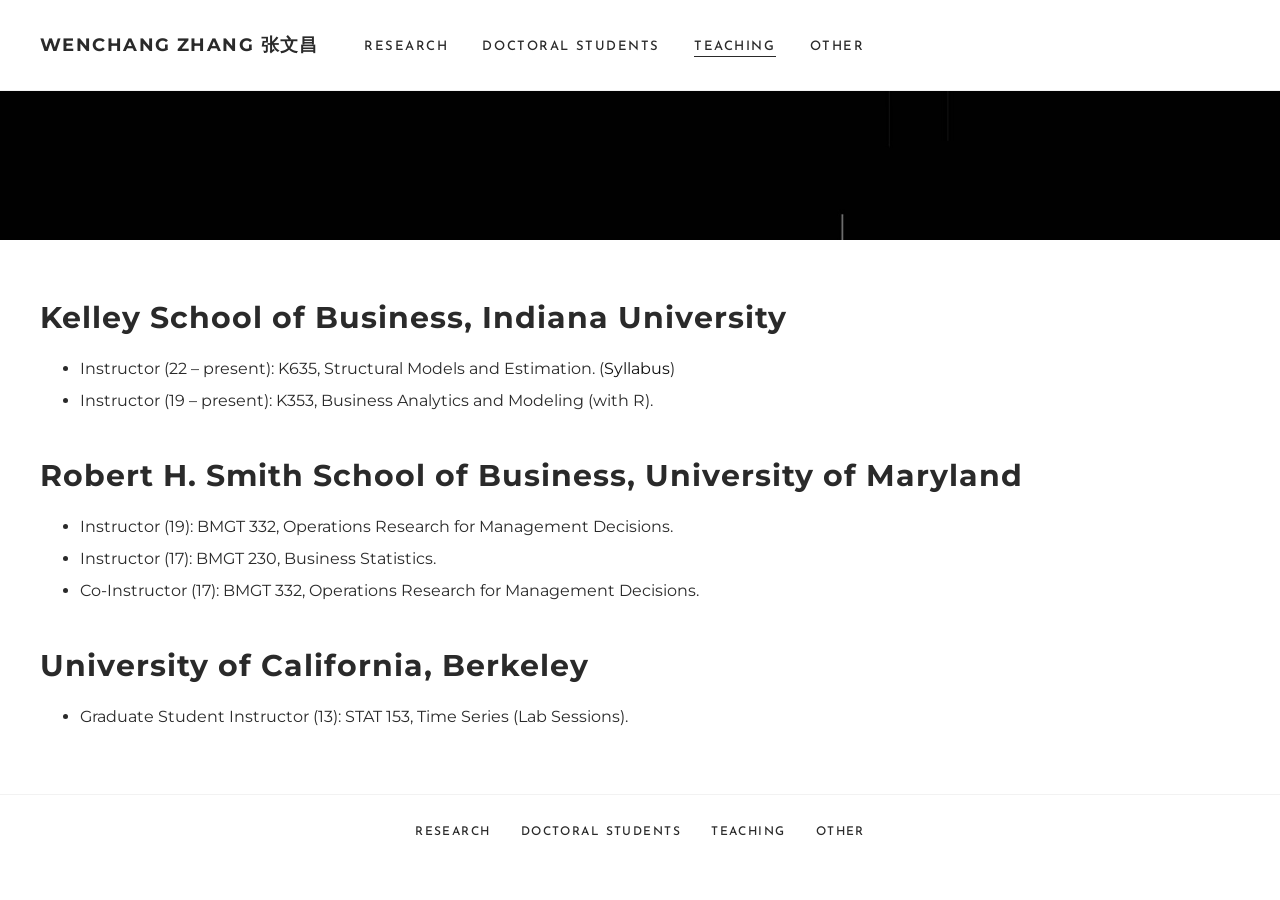
<file: teaching.html>
<!DOCTYPE html>
<html lang="en">
<head>
<meta charset="utf-8">
<meta name="viewport" content="width=device-width, initial-scale=1.0">
<title>Teaching — Wenchang Zhang</title>
<meta name="description" content="Courses taught by Wenchang Zhang at Indiana University Kelley, including K635 Structural Models and Estimation and K353 Business Analytics and Modeling.">
<meta name="keywords" content="Wenchang Zhang teaching, K635 structural models, K353 business analytics, Indiana University Kelley">
<link rel="canonical" href="https://www.wenchangzhang.com/teaching.html">

<meta property="og:type" content="website">
<meta property="og:site_name" content="Wenchang Zhang 张文昌">
<meta property="og:title" content="Teaching — Wenchang Zhang">
<meta property="og:description" content="Courses taught by Wenchang Zhang at Indiana University Kelley, including K635 Structural Models and Estimation and K353 Business Analytics and Modeling.">
<meta property="og:url" content="https://www.wenchangzhang.com/teaching.html">
<meta property="og:image" content="https://www.wenchangzhang.com/assets/headshot.jpg">
<meta name="twitter:card" content="summary">
<meta name="twitter:title" content="Teaching — Wenchang Zhang">
<meta name="twitter:description" content="Courses taught by Wenchang Zhang at Indiana University Kelley, including K635 Structural Models and Estimation and K353 Business Analytics and Modeling.">
<meta name="twitter:image" content="https://www.wenchangzhang.com/assets/headshot.jpg">

<link rel="preconnect" href="https://fonts.googleapis.com">
<link rel="preconnect" href="https://fonts.gstatic.com" crossorigin>
<link rel="stylesheet" href="https://fonts.googleapis.com/css2?family=Josefin+Sans:wght@400;500;700&family=Lora:wght@400;500&family=Montserrat:wght@400;500;700&display=swap">
<link rel="stylesheet" href="assets/style.css?v=7a0debba">
</head>
<body>

<header class="site-header">
  <div class="bar">
    <h1 class="logo"><a href="./">Wenchang Zhang 张文昌</a></h1>
    <nav aria-label="Main">
      <ul class="site-nav">
        <li><a href="./">Research</a></li>
        <li><a href="students.html">Doctoral Students</a></li>
        <li><a href="teaching.html" aria-current="page">Teaching</a></li>
        <li><a href="other.html">Other</a></li>
      </ul>
    </nav>
  </div>
</header>

<section class="hero" style="background-image:url('assets/hero-lines.jpg')">
  <video autoplay loop muted playsinline poster="assets/hero-lines.jpg" aria-hidden="true" tabindex="-1">
    <source src="assets/hero-lines.mp4" type="video/mp4">
  </video>
  <div class="inner">
  </div>
</section>

<main class="content">
<h2 id="kelley-school-of-business-indiana-university">Kelley School of Business, Indiana University</h2>
<ul>
<li>Instructor (22 – present): K635, Structural Models and Estimation. (<a href="https://www.dropbox.com/s/2u2mb891ius8lsb/Syllabus_K635_public.docx?dl=0">Syllabus</a>)</li>
<li>Instructor (19 – present): K353, Business Analytics and Modeling (with R).</li>
</ul>
<h2 id="robert-h.-smith-school-of-business-university-of-maryland">Robert H. Smith School of Business, University of Maryland</h2>
<ul>
<li>Instructor (19): BMGT 332, Operations Research for Management Decisions.</li>
<li>Instructor (17): BMGT 230, Business Statistics.</li>
<li>Co-Instructor (17): BMGT 332, Operations Research for Management Decisions.</li>
</ul>
<h2 id="university-of-california-berkeley">University of California, Berkeley</h2>
<ul>
<li>Graduate Student Instructor (13): STAT 153, Time Series (Lab Sessions).</li>
</ul>
</main>

<footer class="site-footer">
  <ul>
    <li><a href="./">Research</a></li>
    <li><a href="students.html">Doctoral Students</a></li>
    <li><a href="teaching.html">Teaching</a></li>
    <li><a href="other.html">Other</a></li>
  </ul>
</footer>
</body>
</html>
</file>
<file: assets/style.css>
/* wenchangzhang.com
 *
 * Reproduces the visual design of the previous Weebly "Unite" theme. Every
 * value here was read off the live site before migration — from the theme
 * stylesheet, the generated inline block, or per-element inline styles,
 * whichever actually won the cascade. Deliberate departures are marked.
 *
 * Single-theme by intent: the site is light-only, so every colour is painted
 * explicitly and no dark-mode blocks are declared.
 */

:root {
  --ground: #ffffff;
  --ink: #2a2a2a;        /* body copy */
  --link: #111111;       /* links: no underline, a shade darker than body */
  --accent: #a82e2e;     /* paper titles */
  --hero-link: #d5d5d5;
  --rule: rgba(0, 0, 0, 0.05);
  --scrim: rgba(0, 0, 0, 0.15);
  --sans: "Helvetica Neue", Helvetica, Arial, sans-serif;
  --display: "Josefin Sans", var(--sans);              /* nav */
  --body: "Montserrat", var(--sans);                   /* title, headings, copy */
  --serif: "Lora", Georgia, "Times New Roman", serif;  /* hero paragraph */
}

* { box-sizing: border-box; }

html { -webkit-text-size-adjust: 100%; }

body {
  margin: 0;
  background: var(--ground);
  color: var(--ink);
  font-family: var(--sans);
  font-size: 16px;
  -webkit-font-smoothing: antialiased;
  -moz-osx-font-smoothing: grayscale;
}

/* ---------- header (position: fixed, as on the old site) ---------------- */

.site-header {
  position: fixed;
  top: 0; left: 0; right: 0;
  z-index: 10;
  background: var(--ground);
  border-bottom: 1px solid var(--rule);
  padding: 5px 40px;
}

.site-header .bar {
  max-width: 1200px;
  margin: 0 auto;
  min-height: 80px;
  display: flex;
  align-items: center;
  gap: 24px;
}

/* #wsite-title was Montserrat bold 18px */
.logo {
  flex: 0 0 25%;
  margin: 0;
  font-family: var(--body);
  font-size: 18px;
  font-weight: 700;
  line-height: 1;
  text-transform: uppercase;
  letter-spacing: 0.08em;
  color: var(--ink);
  white-space: nowrap;
}

.logo a { color: inherit; text-decoration: none; }

.site-nav {
  flex: 1 1 auto;
  display: flex;
  justify-content: center;
  gap: 34px;
  list-style: none;
  margin: 0;
  padding: 0;
}

.site-nav a {
  font-family: var(--display);
  font-size: 13px;
  font-weight: 500;
  text-transform: uppercase;
  letter-spacing: 0.12em;
  color: var(--ink);
  text-decoration: none;
  padding-bottom: 3px;
  border-bottom: 1px solid transparent;
}

.site-nav a:hover,
.site-nav a[aria-current="page"] { border-bottom-color: var(--ink); }

/* ---------- hero -------------------------------------------------------- */

/* Content-height, as the old section carried an inline height:auto. */
.hero {
  position: relative;
  overflow: hidden;
  background-size: cover;
  background-position: center;
  color: #ffffff;
}

.hero video {
  position: absolute;
  inset: 0;
  width: 100%;
  height: 100%;
  object-fit: cover;
  border: 0;
}

.hero::after {
  content: "";
  position: absolute;
  inset: 0;
  background: var(--scrim);
}

/* Generated hero (Doctoral Students): the canvas paints its own ground, so it
   needs no poster image and no scrim dimming the marks. Height still comes
   from .hero .inner, so it matches the video heroes exactly. */
.hero-generated { background: #050505; }
.hero-generated::after { display: none; }

.hero-canvas {
  position: absolute;
  inset: 0;
  display: block;
  width: 100%;
  height: 100%;
}

/* .banner-wrap .container was padding: 180px 40px 60px under a fixed nav */
.hero .inner {
  position: relative;
  z-index: 1;
  max-width: 1366px;
  margin: 0 auto;
  padding: 180px 40px 60px;
  display: flex;
  align-items: flex-start;
  justify-content: space-between;
  gap: 40px;
}

.hero img {
  width: 185px;
  max-width: 100%;
  display: block;
  border: 0;
}

/* .wsite-header-section .paragraph was Lora 400, text-transform: none */
.profile-links {
  font-family: var(--serif);
  font-size: 18px;
  font-weight: 400;
  line-height: 1.5;
  letter-spacing: 0.15em;
  text-align: right;
  /* the old markup opened this block with two <br>, offsetting it ~2 lines */
  margin-top: 54px;
}

.profile-links a {
  color: var(--hero-link);
  text-decoration: none;
  border-bottom: 1px solid rgba(255, 255, 255, 0.5);
}

.profile-links a:hover { color: #ffffff; }

/* ---------- content ----------------------------------------------------- */

/* .main-wrap .container was max-width: 1366px; padding: 60px 40px */
.content {
  max-width: 1366px;
  margin: 0 auto;
  padding: 60px 40px;
}

/* .wsite-content-title was Montserrat 700, 30px, letter-spacing 1px */
.content h2 {
  font-family: var(--body);
  font-weight: 700;
  font-size: 30px;
  color: var(--ink);
  letter-spacing: 1px;
  line-height: 1.2;
  margin: 42px 0 18px;
  text-wrap: balance;
}

.content h2:first-child { margin-top: 0; }

/* the Other page set these headings at <font size="6"> */
.content.big-headings h2 { font-size: 32px; }
.content.big-headings h2.small-heading { font-size: 30px; }

.content h3 {
  font-family: var(--body);
  font-size: 16px;
  font-weight: 700;
  margin: 20px 0 4px;
}

/* Body copy: 16px / 30px */
.content p,
.content li {
  font-family: var(--body);
  font-size: 16px;
  line-height: 30px;
  color: var(--ink);
}

.content ul { margin: 6px 0 0; padding-left: 40px; }
.content li { margin-bottom: 2px; }

/* Links: underline removed, distinguished by a darker ink instead. Underline
 * returns on hover so the link stays discoverable, and keyboard focus keeps a
 * visible ring. Deliberate departure — the old site underlined every link. */
.content a {
  color: var(--link);
  text-decoration: none;
}

.content a:hover { text-decoration: underline; }

a:focus-visible {
  outline: 2px solid var(--accent);
  outline-offset: 3px;
}

/* ---------- map --------------------------------------------------------- */

.content .map {
  display: block;
  width: 100%;
  max-width: 900px;
  height: auto;
  margin: 8px auto 0;
}

.content .caption p {
  font-size: 13px;
  line-height: 24px;
  color: #6f6f6f;
  text-align: center;
  max-width: 620px;
  margin: 10px auto 0;
}

/* ---------- tables ------------------------------------------------------
 * Wrap a table in <div class="scroll"> so a wide one scrolls inside its own
 * container instead of pushing the page sideways.
 */

.content .scroll { overflow-x: auto; margin: 8px 0 24px; }

.content table {
  width: 100%;
  border-collapse: collapse;
  font-family: var(--body);
  font-size: 13px;
  line-height: 24px;
  text-align: left;
}

.content table colgroup { display: none; }   /* pandoc emits fixed widths */

.content th,
.content td {
  padding: 10px 16px 10px 0;
  border-bottom: 1px solid rgba(0, 0, 0, 0.08);
  vertical-align: top;
  font-size: 13px;
  line-height: 24px;
}

.content th {
  font-weight: 700;
  border-bottom-color: rgba(0, 0, 0, 0.25);
  white-space: nowrap;
}

.content td:first-child { font-weight: 500; white-space: nowrap; }
.content tr:last-child td { border-bottom: 0; }

/* ---------- bio --------------------------------------------------------- */

.bio { text-align: center; }
.bio p { margin: 0 0 30px; }
.bio p:last-child { font-size: 13px; }

/* ---------- note under a section heading -------------------------------- */

.note p {
  font-size: 13px;
  line-height: 30px;
  margin: 0 0 8px;
}

/* ---------- paper lists -------------------------------------------------
 * Markdown shape, per entry:
 *     -   **Title**, with coauthors. [SSRN]
 *
 *         Venue / status line.          <- optional, plain, unbulleted
 *
 *         -   award / presentation      <- optional, bulleted and indented
 */

.papers > ul {
  list-style: none;
  margin: 0;
  padding: 0;
  display: flex;
  flex-direction: column;
  gap: 24px;
}

.papers > ul > li { margin: 0; }

/* title + coauthor line */
.papers > ul > li > p:first-child {
  font-size: 16px;
  line-height: 30px;
  margin: 0;
}

.papers > ul > li > p:first-child > strong:first-child {
  color: var(--accent);
  font-weight: 700;
}

/* venue / status line, flush under the title */
.papers > ul > li > p:not(:first-child) {
  font-size: 13px;
  line-height: 26px;
  margin: 0;
}

/* awards, presentations, media */
.papers > ul > li > ul {
  list-style: disc;
  margin: 2px 0 0;
  padding-left: 40px;
}

.papers > ul > li > ul > li {
  font-size: 13px;
  line-height: 26px;
  margin: 0;
}

/* ---------- footer ------------------------------------------------------ */

.site-footer {
  border-top: 1px solid var(--rule);
  padding: 26px 40px 34px;
  text-align: center;
}

.site-footer ul {
  list-style: none;
  margin: 0;
  padding: 0;
  display: flex;
  justify-content: center;
  gap: 30px;
}

.site-footer a {
  font-family: var(--display);
  font-size: 12px;
  font-weight: 500;
  text-transform: uppercase;
  letter-spacing: 0.12em;
  color: var(--ink);
  text-decoration: none;
}

.site-footer a:hover { text-decoration: underline; }

/* ---------- responsive --------------------------------------------------- */

@media (max-width: 900px) {
  .site-header { padding: 5px 20px; }
  .site-header .bar {
    flex-direction: column;
    align-items: flex-start;
    gap: 10px;
    min-height: 0;
    padding: 12px 0;
  }
  .logo { flex: none; font-size: 16px; white-space: normal; }
  .site-nav { justify-content: flex-start; gap: 20px; }
  .hero .inner { flex-direction: column; padding: 150px 20px 40px; }
  .profile-links { text-align: left; margin-top: 24px; font-size: 16px; }
  .content { padding: 40px 20px; }
  .content h2 { font-size: 24px; }
  .content.big-headings h2 { font-size: 26px; }
  .content ul,
  .papers > ul > li > ul { padding-left: 24px; }
}

@media (prefers-reduced-motion: reduce) {
  * { animation: none !important; transition: none !important; }
  .hero video { display: none; }   /* fall back to the still frame */
}
</file>
